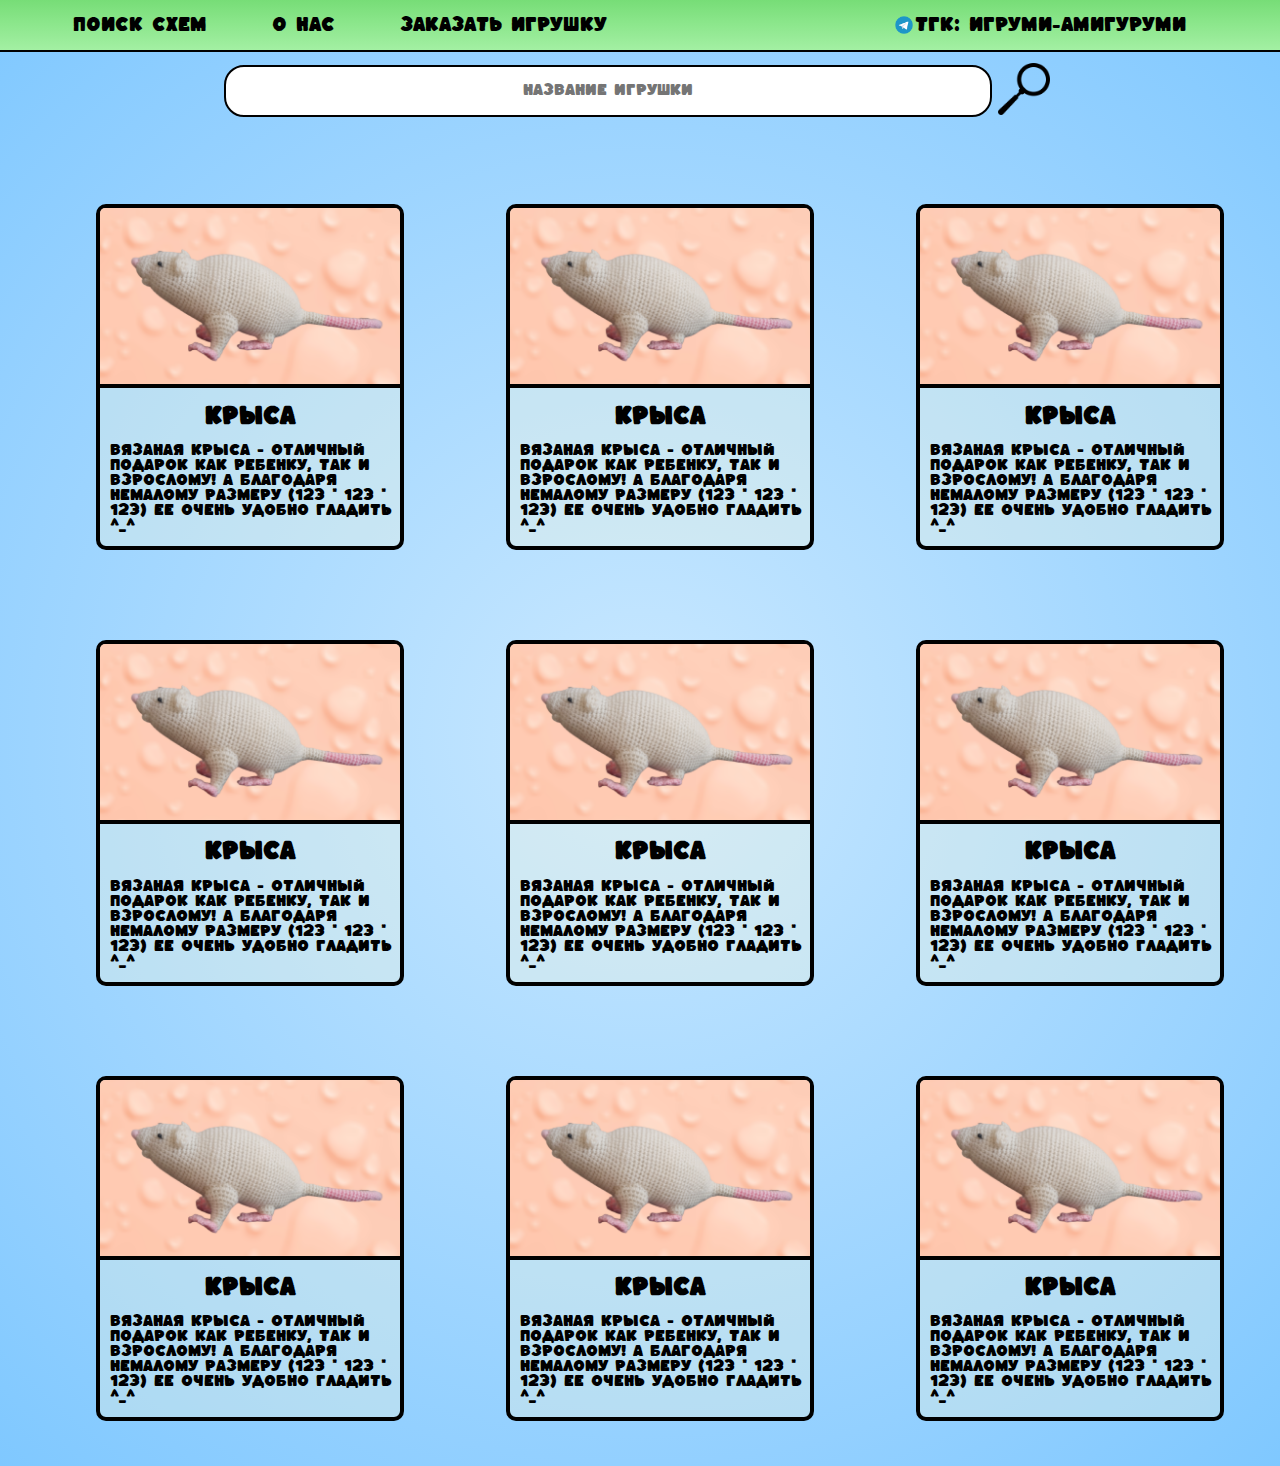
<file: search.html>
<!DOCTYPE html>
<html lang="ru">

<head>
	<meta charset="UTF-8">
	<meta name="viewport" content="width=device-width, initial-scale=1.0">
	<link rel="stylesheet" href="/igrumi-amigurumi/css/style.css">
	<link rel="stylesheet" href="/igrumi-amigurumi/css/search.css">
	<link rel="shortcut icon" href="/igrumi-amigurumi/images/logo.jpg">
	<title>Игруми-Амигуруми</title>
</head>

<body>
	<div class="container">
		<header id="header">

			<button class="dropdown__button" aria-expanded="false" aria-controls="list">
				<div class="dropdown"></div>
				Меню
			</button>

			<ul class="dropdown__menu" id="list" aria-hidden="true">
				<li class="dropdown__menu-item">
					<a href="/igrumi-amigurumi/search.html" class="dropdown__menu-link">Поиск схем</a>
				</li>
				<li class="dropdown__menu-item">
					<a href="/igrumi-amigurumi/shop.html" class="dropdown__menu-link">Заказать игрушку</a>
				</li>
				<li class="dropdown__menu-item">
					<a href="/igrumi-amigurumi/index.html" class="dropdown__menu-link">О нас</a>
				</li>
				<li class="dropdown__menu-item">
					<a href="https://t.me/Igrumi_Amigurumi" class="dropdown__menu-link">ТГК: Игруми-Амигуруми</a>
				</li>
			</ul>
			<div class="header__top"> <!-- Под logo, навигация, поиск и т.д. -->

				<div class="nav-menu">
					<div class="header__top-left">
						<ul>
							<nav><a href="/igrumi-amigurumi/search.html">
									<li>Поиск схем</li>
								</a></nav>
							<nav><a href="/igrumi-amigurumi/index.html">
									<li>О нас</li>
								</a></nav>
							<nav><a href="/igrumi-amigurumi/shop.html">
									<li>Заказать игрушку</li>
								</a></nav>
						</ul>
					</div>

					<div class="header__top-right">

						<ul>
							<nav><a href="https://t.me/Igrumi_Amigurumi">
									<li id="tg-box"><img id="tg" src="images/telegram-256x256.png" alt="">ТГК:
										Игруми-Амигуруми</li>
								</a></nav>
						</ul>
					</div>
				</div>

			</div>
		</header>
		<div class="search">
			<input type="text" id="search" placeholder="Название игрушки">
			<button id="lupa_button" type="submit" onclick="search__function()"><img id="lupa"
					src="images/search_button.png" alt=""></button>
		</div>

		<div class="info">

			<div class="trio">
				<a href="#" class="info__card-link">
					<div class="info__card">
						<img class="info__card-image" src="/igrumi-amigurumi/images/krysa.png" alt="">
						<h2 class="info__card-title">Крыса</h2>
						<p class="info__card-description">Вязаная крыса - отличный подарок как ребенку, так и взрослому!
							А благодаря немалому размеру (123 * 123 * 123) ее очень удобно гладить ^_^</p>
					</div>
				</a>

				<a href="#" class="info__card-link">
					<div class="info__card">
						<img class="info__card-image" src="/igrumi-amigurumi/images/krysa.png" alt="">
						<h2 class="info__card-title">Крыса</h2>
						<p class="info__card-description">Вязаная крыса - отличный подарок как ребенку, так и взрослому!
							А благодаря немалому размеру (123 * 123 * 123) ее очень удобно гладить ^_^</p>
					</div>
				</a>

				<a href="#" class="info__card-link">
					<div class="info__card">
						<img class="info__card-image" src="/igrumi-amigurumi/images/krysa.png" alt="">
						<h2 class="info__card-title">Крыса</h2>
						<p class="info__card-description">Вязаная крыса - отличный подарок как ребенку, так и взрослому!
							А благодаря немалому размеру (123 * 123 * 123) ее очень удобно гладить ^_^</p>
					</div>
				</a>
			</div>

			<div class="trio">
				<a href="#" class="info__card-link">
					<div class="info__card">
						<img class="info__card-image" src="/igrumi-amigurumi/images/krysa.png" alt="">
						<h2 class="info__card-title">Крыса</h2>
						<p class="info__card-description">Вязаная крыса - отличный подарок как ребенку, так и взрослому!
							А благодаря немалому размеру (123 * 123 * 123) ее очень удобно гладить ^_^</p>
					</div>
				</a>

				<a href="#" class="info__card-link">
					<div class="info__card">
						<img class="info__card-image" src="/igrumi-amigurumi/images/krysa.png" alt="">
						<h2 class="info__card-title">Крыса</h2>
						<p class="info__card-description">Вязаная крыса - отличный подарок как ребенку, так и взрослому!
							А благодаря немалому размеру (123 * 123 * 123) ее очень удобно гладить ^_^</p>
					</div>
				</a>

				<a href="#" class="info__card-link">
					<div class="info__card">
						<img class="info__card-image" src="/igrumi-amigurumi/images/krysa.png" alt="">
						<h2 class="info__card-title">Крыса</h2>
						<p class="info__card-description">Вязаная крыса - отличный подарок как ребенку, так и взрослому!
							А благодаря немалому размеру (123 * 123 * 123) ее очень удобно гладить ^_^</p>
					</div>
				</a>
			</div>

			<div class="trio">
				<a href="#" class="info__card-link">
					<div class="info__card">
						<img class="info__card-image" src="/igrumi-amigurumi/images/krysa.png" alt="">
						<h2 class="info__card-title">Крыса</h2>
						<p class="info__card-description">Вязаная крыса - отличный подарок как ребенку, так и взрослому!
							А благодаря немалому размеру (123 * 123 * 123) ее очень удобно гладить ^_^</p>
					</div>
				</a>

				<a href="#" class="info__card-link">
					<div class="info__card">
						<img class="info__card-image" src="/igrumi-amigurumi/images/krysa.png" alt="">
						<h2 class="info__card-title">Крыса</h2>
						<p class="info__card-description">Вязаная крыса - отличный подарок как ребенку, так и взрослому!
							А благодаря немалому размеру (123 * 123 * 123) ее очень удобно гладить ^_^</p>
					</div>
				</a>

				<a href="#" class="info__card-link">
					<div class="info__card">
						<img class="info__card-image" src="/igrumi-amigurumi/images/krysa.png" alt="">
						<h2 class="info__card-title">Крыса</h2>
						<p class="info__card-description">Вязаная крыса - отличный подарок как ребенку, так и взрослому!
							А благодаря немалому размеру (123 * 123 * 123) ее очень удобно гладить ^_^</p>
					</div>
				</a>
			</div>


		</div>


	</div>

	<script src="/igrumi-amigurumi/js/script.js"></script>
	<script>

		let ht = document.getElementById('header').clientHeight

		document.getElementById('lupa').style.height = `${ht}px`
		document.getElementById('search').style.height = `${ht}px`

		function search__function() {
			document.querySelector('#search').value = ''
		}

		let search = document.querySelector('#search')
		let lupa_button = document.querySelector('#lupa_button')

		search.addEventListener('keypress', function search__function(e) {
			var key = e.which || e.keyCode;
			if (key === 13) { // код клавиши Enter
				lupa_button.click();
			}
		});

	</script>
</body>

</html>
</file>
<file: igrumi-amigurumi/css/style.css>
* {
	font-family: 'Kaph';
	box-sizing: border-box;
}

@font-face {
	font-family: Logo2;
	src: url('fonts/ofont.ru_MV-crooker.woff2');
	font-style: normal;
	font-weight: normal;
}

@font-face {
	font-family: Logo;
	src: url('fonts/ofont.ru_Tagir\ DP\ Normal.woff2');
	font-style: normal;
	font-weight: normal;
}

@font-face {
	font-family: 'Kaph';
	src: url('fonts/ofont.ru_Kaph.woff');
	src: url('fonts/ofont.ru_Kaph.woff2');
	font-style: normal;
	font-weight: normal;
}

body {
	font-family: 'Kaph';
	margin: 0;
	padding: 0;
	background-image: radial-gradient(circle, #c9e8ff, #b7e0ff, #a5d8ff, #93d0ff, #7fc8ff);
}

header {
	width: 100%;
}

h1 {
	font-family: Logo2;
	margin: 0;
	text-align: center;
	margin-top: 10px;
}

.header__top {
	width: 100%;
	visibility: hidden;
	position: absolute;
	border-bottom: solid black 2px;
}

.dropdown {
	text-align: center;
	display: flex;
	flex-direction: column;
	width: 100%;
	justify-content: center;
}

.dropdown__button {
	width: 100%;
	font-size: medium;
	display: block;
	padding: 0.5lh 0;
	background-image: linear-gradient(to bottom, #77dd77, #81e081, #8ce28b, #95e595, #9fe79f);

	border: none;
	cursor: pointer;
}

.dropdown__button:hover,
.dropdown__button:focus-visible {
	background-image: radial-gradient(circle, #b3edb3, #baefba, #c0f1c0, #c7f2c7, #cdf4cd);
}

#list {
	padding-left: 0;
	border-bottom-right-radius: 10px;
	border-bottom-left-radius: 10px;
}

.dropdown__menu {
	display: block;
	width: 100%;
	position: relative;
	margin-block-start: 0lh;

	border-bottom: solid black 2px;
	overflow: hidden;
	line-height: 0;
	color: transparent;
	transition: line-height 0.5s, color 0.5s;
}

.dropdown__menu a {
	font-size: medium;
	background-image: radial-gradient(circle, #77dd77, #82e282, #8de78d, #98eb98, #a3f0a3);
	color: inherit;
	text-decoration: none;
	min-width: 100%;
	text-align: center;
	display: flex;
	flex-direction: column;
}

.dropdown__menu-item {
	overflow: hidden;
}

.dropdown__menu-link {
	display: flex;
	padding: 0.5lh;
	width: 100%;
}

.dropdown__menu-link:hover,
.dropdown__menu-link:focus-visible {
	background-image: radial-gradient(circle, #b3edb3, #baefba, #c0f1c0, #c7f2c7, #cdf4cd);
}

.dropdown__button.active~.dropdown__menu {
	line-height: 1.2;
	color: currentColor;
}

.header__top-left {
	visibility: hidden;
	position: absolute;
}

.header__top-right {
	visibility: hidden;
	position: absolute;
}



@media (orientation: landscape) {
	.dropdown__button {
		visibility: hidden;
		position: absolute;
	}

	.dropdown__menu {
		visibility: hidden;
		position: absolute;
	}

	.header__top {
		visibility: visible;
		position: relative;
		height: auto;
		background-image: linear-gradient(to bottom, #77dd77, #82e282, #8de78d, #98eb98, #a3f0a3);
	}

	.nav-menu {
		display: flex;
	}

	.header__top-left {
		visibility: visible;
		position: relative;
		width: 50%;
	}

	.header__top-right {
		visibility: visible;
		position: relative;
		width: 50%;
	}

	.header__top-left ul {
		list-style-type: none;
		display: flex;
		justify-content: space-around;
	}

	.header__top-left a {
		text-decoration: none;
		color: inherit;
	}

	.header__top-right ul {
		list-style-type: none;
		display: flex;
		justify-content: space-around;
	}

	.header__top-right a {
		text-decoration: none;
		color: inherit;
	}

	.header__top-right nav {
		margin-left: 20%;
	}

	#tg {
		max-height: 18px;
		padding-right: 2px;
	}

	#tg-box {
		display: flex;
		align-items: center;
	}

	.header__top a:hover {
		-webkit-text-shadow: 1px 1px 11px rgba(255, 0, 0, 0.5);
		-moz-text-shadow: 1px 1px 11px rgba(255, 0, 0, 0.5);
		text-shadow: 1px 1px 11px rgba(255, 0, 0, 0.5);
	}

}
</file>
<file: igrumi-amigurumi/css/search.css>
@font-face {
	font-family: Logo2;
	src: url('fonts/ofont.ru_MV-crooker.woff2');
	font-style: normal;
	font-weight: normal;
}

@font-face {
	font-family: Logo;
	src: url('fonts/ofont.ru_Tagir\ DP\ Normal.woff2');
	font-style: normal;
	font-weight: normal;
}

@font-face {
	font-family: 'Kaph';
	src: url('fonts/ofont.ru_Kaph.woff');
	src: url('fonts/ofont.ru_Kaph.woff2');
	font-style: normal;
	font-weight: normal;
}


.search {
	height: inherit;
	display: flex;
	justify-content: center;
	align-items: center;
	margin-bottom: 20px;

}

#search {
	width: 60%;
	border: solid black 2px;
	border-radius: 20px;
	padding-left: 2%;
	padding-right: 2%;
}

#search:focus {
	outline: 10px;
}

#lupa {
	height: inherit;
}

#lupa_button {
	height: inherit;
	cursor: pointer;
	background: none;
	border: none;
}

#search::placeholder {
	text-align: center;
}


.info {
	display: flex;
	flex-direction: column;
	justify-content: center;
}

.trio {
	display: flex;
	flex-direction: column;
	justify-content: center;
	align-items: center;
}

.info__card {
	margin: 20px;
	border-radius: 10px;
	background-color: rgba(245, 245, 220, 0.336);
	display: flex;
	flex-direction: column;
	border: solid 4px black;
	max-width: 100%;
	font-size: small;
}

.info__card-image {
	border-radius: 5px 5px 0 0;
	border-bottom: solid 4px rgb(0, 0, 0);
}

.info__card-title {
	text-align: center;
}

.info__card-description {
	padding-left: 10px;
	padding-right: 2px;
	margin-top: 0%;
}

.info__card-link {
	display: inline-block;
	text-decoration: none;
	color: inherit;
	max-width: 85%;
	cursor: pointer;
}

/* .info__card-link:active {
	-webkit-box-shadow: 4px 4px 8px 1px rgba(34, 60, 80, 0.2);
	-moz-box-shadow: 4px 4px 8px 1px rgba(34, 60, 80, 0.2);
	box-shadow: 4px 4px 8px 1px rgba(34, 60, 80, 0.2);
} */



@media (orientation: landscape) {
	.search {
		padding-top: 10px;
		padding-bottom: 20px;
	}

	.info {
		display: flex;
		flex-direction: column;
		justify-content: center;
	}

	.trio {
		flex-direction: row;
		display: flex;
		justify-content: space-around;
		margin: 25px;
	}

	.info__card {
		border-radius: 10px;
		background-color: rgba(245, 245, 220, 0.336);
		display: flex;
		flex-direction: column;
		border: solid 4px black;
		min-width: 100%;
		font-size: small;
	}

	.info__card-image {
		border-radius: 5px 5px 0 0;
		border-bottom: solid 4px rgb(0, 0, 0);
	}

	.info__card-title {
		text-align: center;
	}

	.info__card-description {
		padding-left: 10px;
		padding-right: 2px;
		margin-top: 0%;
	}

	.info__card-link {
		display: inline-block;
		text-decoration: none;
		color: inherit;
		max-width: 25%;
		cursor: pointer;
	}

	/* .info__card-link:active {
		-webkit-box-shadow: 4px 4px 8px 1px rgba(34, 60, 80, 0.2);
		-moz-box-shadow: 4px 4px 8px 1px rgba(34, 60, 80, 0.2);
		box-shadow: 4px 4px 8px 1px rgba(34, 60, 80, 0.2);
	} */


}
</file>
